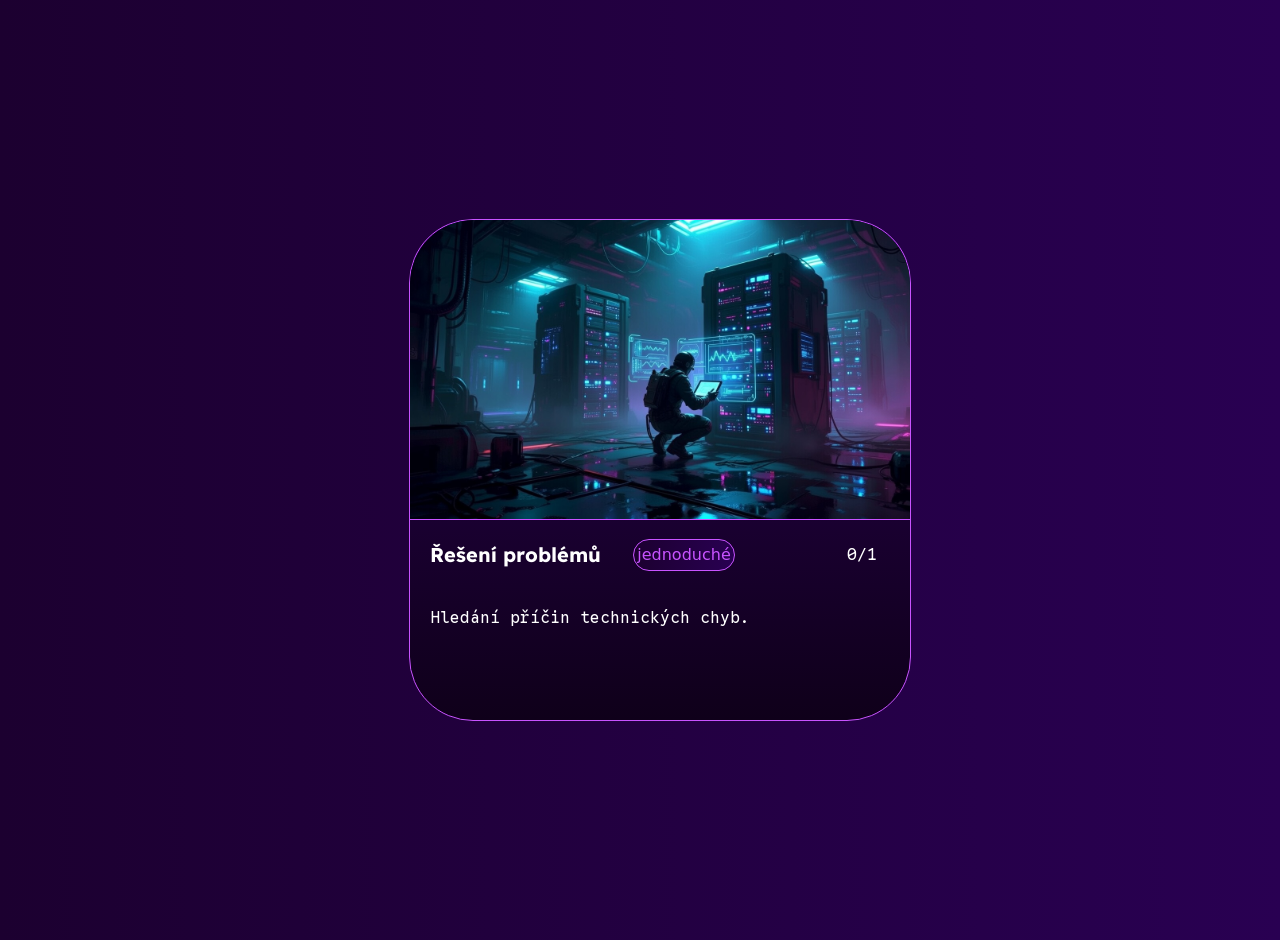
<file: index.html>
<!DOCTYPE html>
<html lang="en">
<head>
    <meta charset="UTF-8">
    <meta name="viewport" content="width=device-width, initial-scale=1.0">
    <link rel="stylesheet" href="global.css">
    <link rel="preconnect" href="https://fonts.googleapis.com">
    <link rel="preconnect" href="https://fonts.gstatic.com" crossorigin>
    <link rel="preconnect" href="https://fonts.googleapis.com">
    <link rel="preconnect" href="https://fonts.gstatic.com" crossorigin>
    <link href="https://fonts.googleapis.com/css2?family=Google+Sans+Code:ital,wght@0,300..800;1,300..800&display=swap" rel="stylesheet">
    <link href="https://fonts.googleapis.com/css2?family=Jersey+25&display=swap" rel="stylesheet">
    <link rel="preconnect" href="https://fonts.googleapis.com">
    <link rel="preconnect" href="https://fonts.gstatic.com" crossorigin>
    <link href="https://fonts.googleapis.com/css2?family=Lexend+Deca:wght@100..900&display=swap" rel="stylesheet">
    <title>Document</title>
</head>
<body class="flex justify-center items-center">
    <a href="/podstranka.html" class="block flex flex-col">
        <div class="obrazek"></div>
        <div class="flex flex-col obsah">
            <div class="flex items-center">
                <p class="p2">Řešení problémů</h1>
                <div class="tlacitko flex justify-center items-center">jednoduché</div>
                <p class="posun">0/1</p>
            </div>
            <p>Hledání příčin technických chyb.</p>
        </div>
    </a>
</body>
</html>
</file>
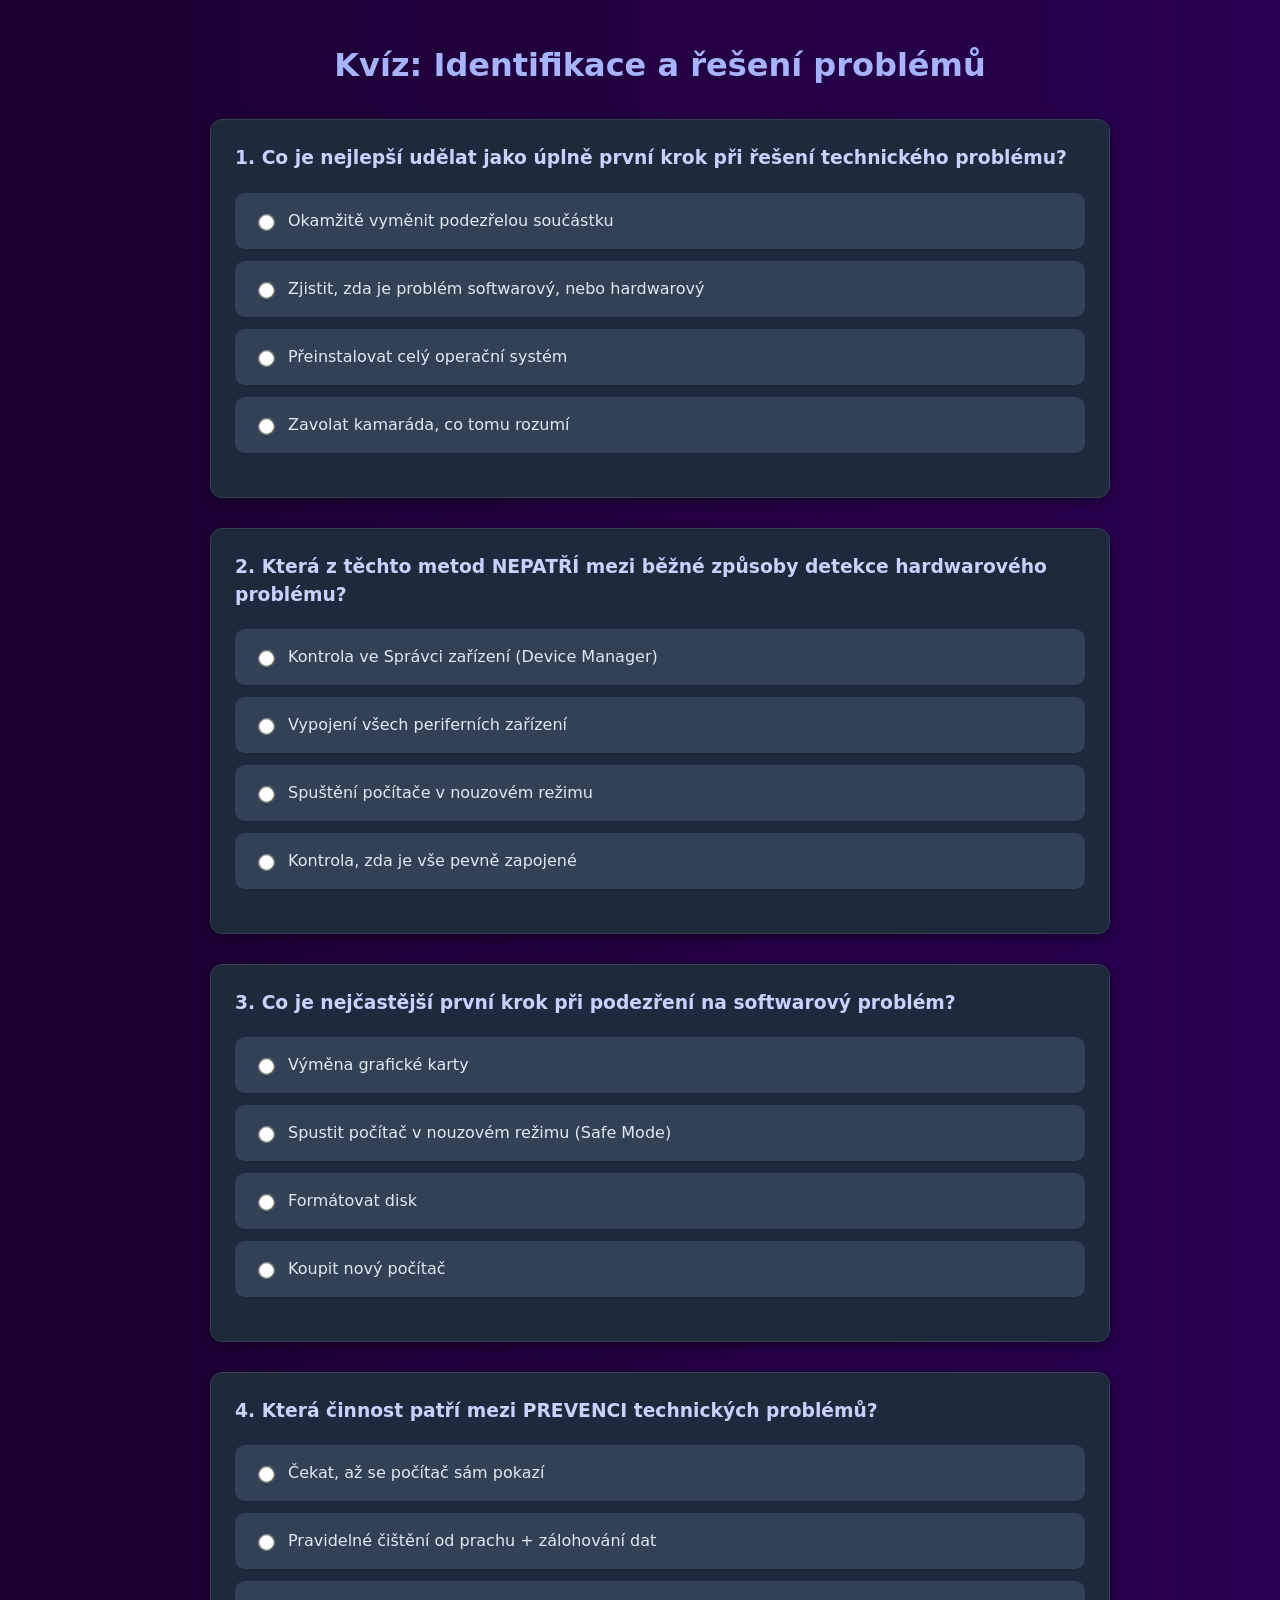
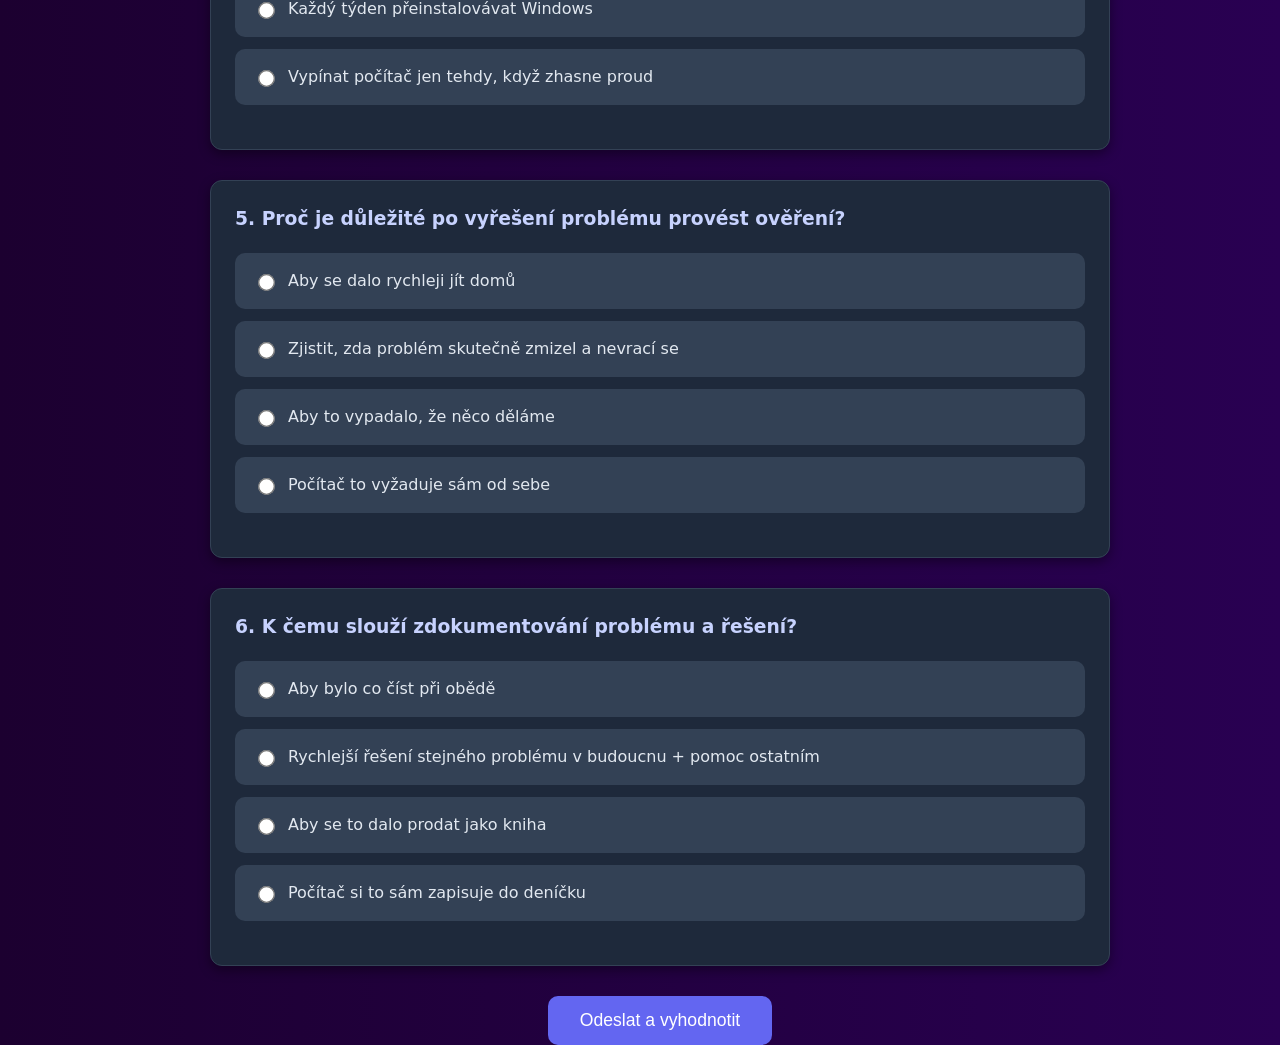
<file: podstranka.html>
<!DOCTYPE html>
<html lang="en">
<head>
    <meta charset="UTF-8">
    <meta name="viewport" content="width=device-width, initial-scale=1.0">
    <link rel="stylesheet" href="global.css">
    <title>Document</title>
</head>
<body>
    <div class="container">
  <h1>Kvíz: Identifikace a řešení problémů</h1>

  <form id="quizForm">

    <div class="question">
      <h3>1. Co je nejlepší udělat jako úplně první krok při řešení technického problému?</h3>
      <div class="options">
        <label><input type="radio" name="q1" value="a"> Okamžitě vyměnit podezřelou součástku</label>
        <label><input type="radio" name="q1" value="b"> Zjistit, zda je problém softwarový, nebo hardwarový</label>
        <label><input type="radio" name="q1" value="c"> Přeinstalovat celý operační systém</label>
        <label><input type="radio" name="q1" value="d"> Zavolat kamaráda, co tomu rozumí</label>
      </div>
    </div>

    <div class="question">
      <h3>2. Která z těchto metod NEPATŘÍ mezi běžné způsoby detekce hardwarového problému?</h3>
      <div class="options">
        <label><input type="radio" name="q2" value="a"> Kontrola ve Správci zařízení (Device Manager)</label>
        <label><input type="radio" name="q2" value="b"> Vypojení všech periferních zařízení</label>
        <label><input type="radio" name="q2" value="c"> Spuštění počítače v nouzovém režimu</label>
        <label><input type="radio" name="q2" value="d"> Kontrola, zda je vše pevně zapojené</label>
      </div>
    </div>

    <div class="question">
      <h3>3. Co je nejčastější první krok při podezření na softwarový problém?</h3>
      <div class="options">
        <label><input type="radio" name="q3" value="a"> Výměna grafické karty</label>
        <label><input type="radio" name="q3" value="b"> Spustit počítač v nouzovém režimu (Safe Mode)</label>
        <label><input type="radio" name="q3" value="c"> Formátovat disk</label>
        <label><input type="radio" name="q3" value="d"> Koupit nový počítač</label>
      </div>
    </div>

    <div class="question">
      <h3>4. Která činnost patří mezi PREVENCI technických problémů?</h3>
      <div class="options">
        <label><input type="radio" name="q4" value="a"> Čekat, až se počítač sám pokazí</label>
        <label><input type="radio" name="q4" value="b"> Pravidelné čištění od prachu + zálohování dat</label>
        <label><input type="radio" name="q4" value="c"> Každý týden přeinstalovávat Windows</label>
        <label><input type="radio" name="q4" value="d"> Vypínat počítač jen tehdy, když zhasne proud</label>
      </div>
    </div>

    <div class="question">
      <h3>5. Proč je důležité po vyřešení problému provést ověření?</h3>
      <div class="options">
        <label><input type="radio" name="q5" value="a"> Aby se dalo rychleji jít domů</label>
        <label><input type="radio" name="q5" value="b"> Zjistit, zda problém skutečně zmizel a nevrací se</label>
        <label><input type="radio" name="q5" value="c"> Aby to vypadalo, že něco děláme</label>
        <label><input type="radio" name="q5" value="d"> Počítač to vyžaduje sám od sebe</label>
      </div>
    </div>

    <div class="question">
      <h3>6. K čemu slouží zdokumentování problému a řešení?</h3>
      <div class="options">
        <label><input type="radio" name="q6" value="a"> Aby bylo co číst při obědě</label>
        <label><input type="radio" name="q6" value="b"> Rychlejší řešení stejného problému v budoucnu + pomoc ostatním</label>
        <label><input type="radio" name="q6" value="c"> Aby se to dalo prodat jako kniha</label>
        <label><input type="radio" name="q6" value="d"> Počítač si to sám zapisuje do deníčku</label>
      </div>
    </div>

    <button type="button" id="submitBtn">Odeslat a vyhodnotit</button>

  </form>

  <div id="result">
    <div class="score" id="scoreText"></div>
    <div id="detailedResult"></div>
  </div>
</div>

<script>
  const correctAnswers = {
    q1: "b",
    q2: "c",
    q3: "b",
    q4: "b",
    q5: "b",
    q6: "b"
  };

  const explanations = {
    q1: "Nejdřív musíme zjistit, jestli je problém v hardwaru nebo softwaru – to je základní krok.",
    q2: "Nouzový režim slouží hlavně k odhalení softwarových problémů (drivery, služby, programy).",
    q3: "Safe Mode je klasický první test při podezření na softwarový problém.",
    q4: "Pravidelná údržba + zálohy = nejlepší prevence.",
    q5: "Ověření je klíčové – problém se může vrátit nebo maskovat jiný problém.",
    q6: "Dokumentace šetří čas v budoucnu a pomáhá kolegům / dalším správcům."
  };

  document.getElementById("submitBtn").addEventListener("click", () => {
    let score = 0;
    let total = 6;
    let html = "";

    for (let i = 1; i <= total; i++) {
      const selected = document.querySelector(`input[name="q${i}"]:checked`);
      const questionDiv = document.querySelector(`.question:nth-child(${i})`);

      if (!selected) {
        html += `<p class="wrong">Otázka ${i}: Nevybrána odpověď → 0 bodů</p>`;
        continue;
      }

      const value = selected.value;
      const isCorrect = value === correctAnswers[`q${i}`];

      if (isCorrect) {
        score++;
        html += `<p class="correct">Otázka ${i}: Správně ✓</p>`;
      } else {
        html += `<p class="wrong">Otázka ${i}: Špatně ✗</p>`;
      }

      html += `<div class="explanation">${explanations[`q${i}`]}</div><br>`;
    }

    document.getElementById("scoreText").innerHTML = `Skóre: ${score} / ${total} (${Math.round(score/total*100)} %)`;
    document.getElementById("detailedResult").innerHTML = html;
    document.getElementById("result").style.display = "block";
    document.getElementById("submitBtn").disabled = true;
  });
</script>
</body>
</html>
</file>
<file: global.css>
body {
    overflow-x: hidden;
    height: 100vh;
    width: 100%;
    background: linear-gradient(
        to right,
        #1c0030 0%,
        #290052 100%
    );
}

.flex {
    display: flex;
}

.flex-col {
    flex-direction: column;
}

.justify-center {
    justify-content: center;
}

.items-center {
    align-items: center;
}

.block {
    border-radius: 4rem;
    background: linear-gradient(
        to top,
        #0f001a 0%,
        #290052 100%
    );
    height: 500px;
    width: 500px;
    cursor: pointer;
    border: solid rgb(200, 83, 255) 1px;
    text-decoration: none;
}

.obrazek {
    border-top-left-radius: 4rem;
    border-top-right-radius: 4rem;
    background-image: url("/image.jpg");
    background-size: cover;
    height: 300px;
    width: 100%;
}

.p2 {
    margin-left: 20px;
    font-family: "Lexend Deca", sans-serif;
    font-size: 20px;
    font-weight: bold;
}

p {
    margin-left: 20px;
    font-family: "Google Sans Code", monospace;
}

.obsah {
    width: 100%;
    height: 200px;
    border-top: solid rgb(200, 83, 255) 1px;
    color: white;
}

.tlacitko {
    color: rgb(200, 83, 255);
    border: solid rgb(200, 83, 255) 1px;
    background: linear-gradient(
        to right,
        #1c0030 0%,
        #290052 100%
    );
    border-radius: 20px;
    width: 100px;
    height: 30px;
    margin-left: 2rem;
}

.posun {
    margin-left: 7rem;
}




/* podstranka */

body {
      font-family: system-ui, sans-serif;
      color: #e2e8f0;
      margin: 0;
      padding: 20px;
      line-height: 1.5;
    }
    h1 {
      text-align: center;
      color: #a5b4fc;
      margin-bottom: 30px;
    }
    .container {
      max-width: 900px;
      margin: 0 auto;
    }
    .question {
      background: #1e293b;
      border-radius: 12px;
      padding: 24px;
      margin-bottom: 30px;
      border: 1px solid #334155;
      box-shadow: 0 4px 12px rgba(0,0,0,0.4);
    }
    .question h3 {
      margin-top: 0;
      color: #c7d2fe;
    }
    .options {
      display: grid;
      gap: 12px;
      margin: 20px 0;
    }
    label {
      display: flex;
      align-items: center;
      gap: 12px;
      background: #334155;
      padding: 14px 18px;
      border-radius: 10px;
      cursor: pointer;
      transition: all 0.18s;
      border: 2px solid transparent;
    }
    label:hover {
      background: #475569;
      border-color: #64748b;
    }
    input[type="radio"] {
      accent-color: #818cf8;
      transform: scale(1.3);
    }
    button {
      background: #6366f1;
      color: white;
      border: none;
      padding: 14px 32px;
      font-size: 1.1rem;
      border-radius: 10px;
      cursor: pointer;
      margin: 20px auto;
      display: block;
      transition: background 0.2s;
    }
    button:hover {
      background: #4f46e5;
    }
    button:disabled {
      background: #475569;
      cursor: not-allowed;
    }
    #result {
      margin-top: 40px;
      padding: 24px;
      border-radius: 12px;
      background: #1e293b;
      border: 2px solid #334155;
      display: none;
    }
    .correct {
      color: #86efac;
      font-weight: bold;
    }
    .wrong {
      color: #fca5a5;
    }
    .score {
      font-size: 1.6rem;
      text-align: center;
      margin: 20px 0;
    }
    .explanation {
      margin-top: 12px;
      font-size: 0.95rem;
      color: #cbd5e1;

    }
</file>
